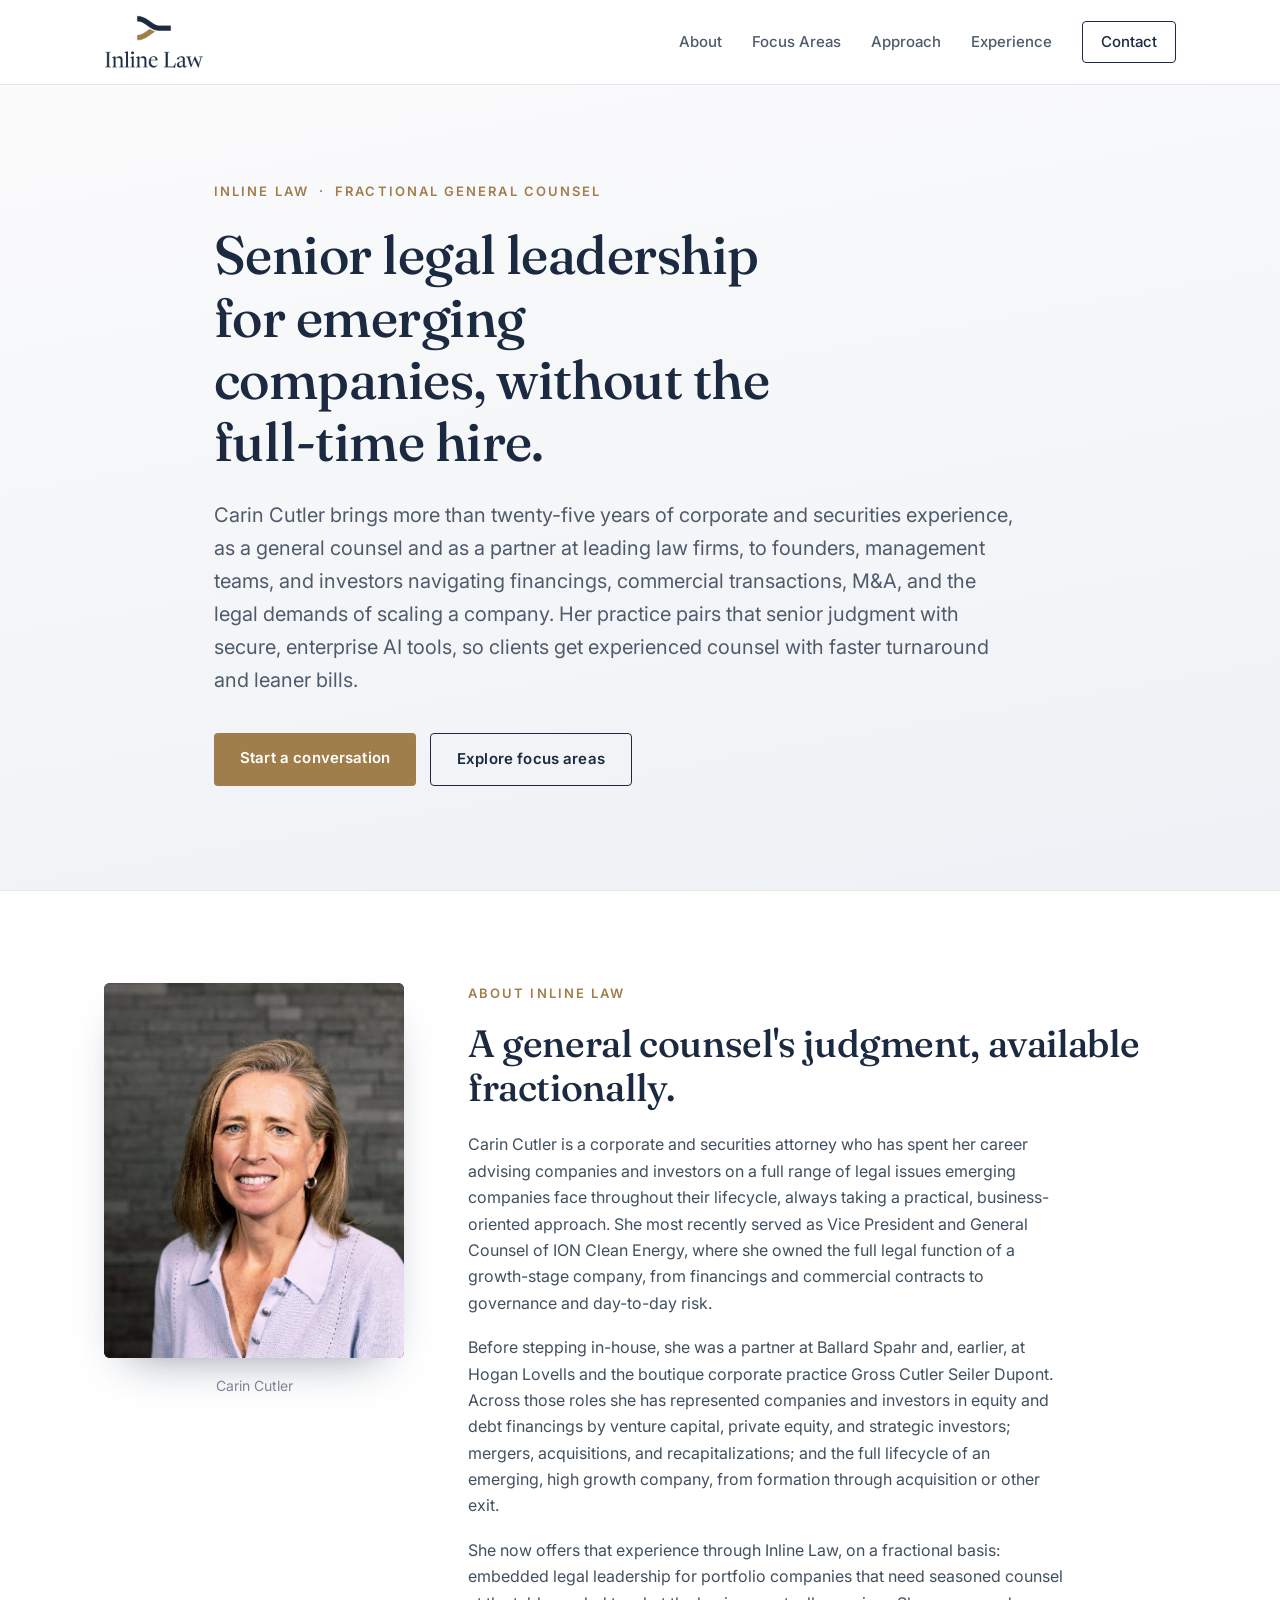
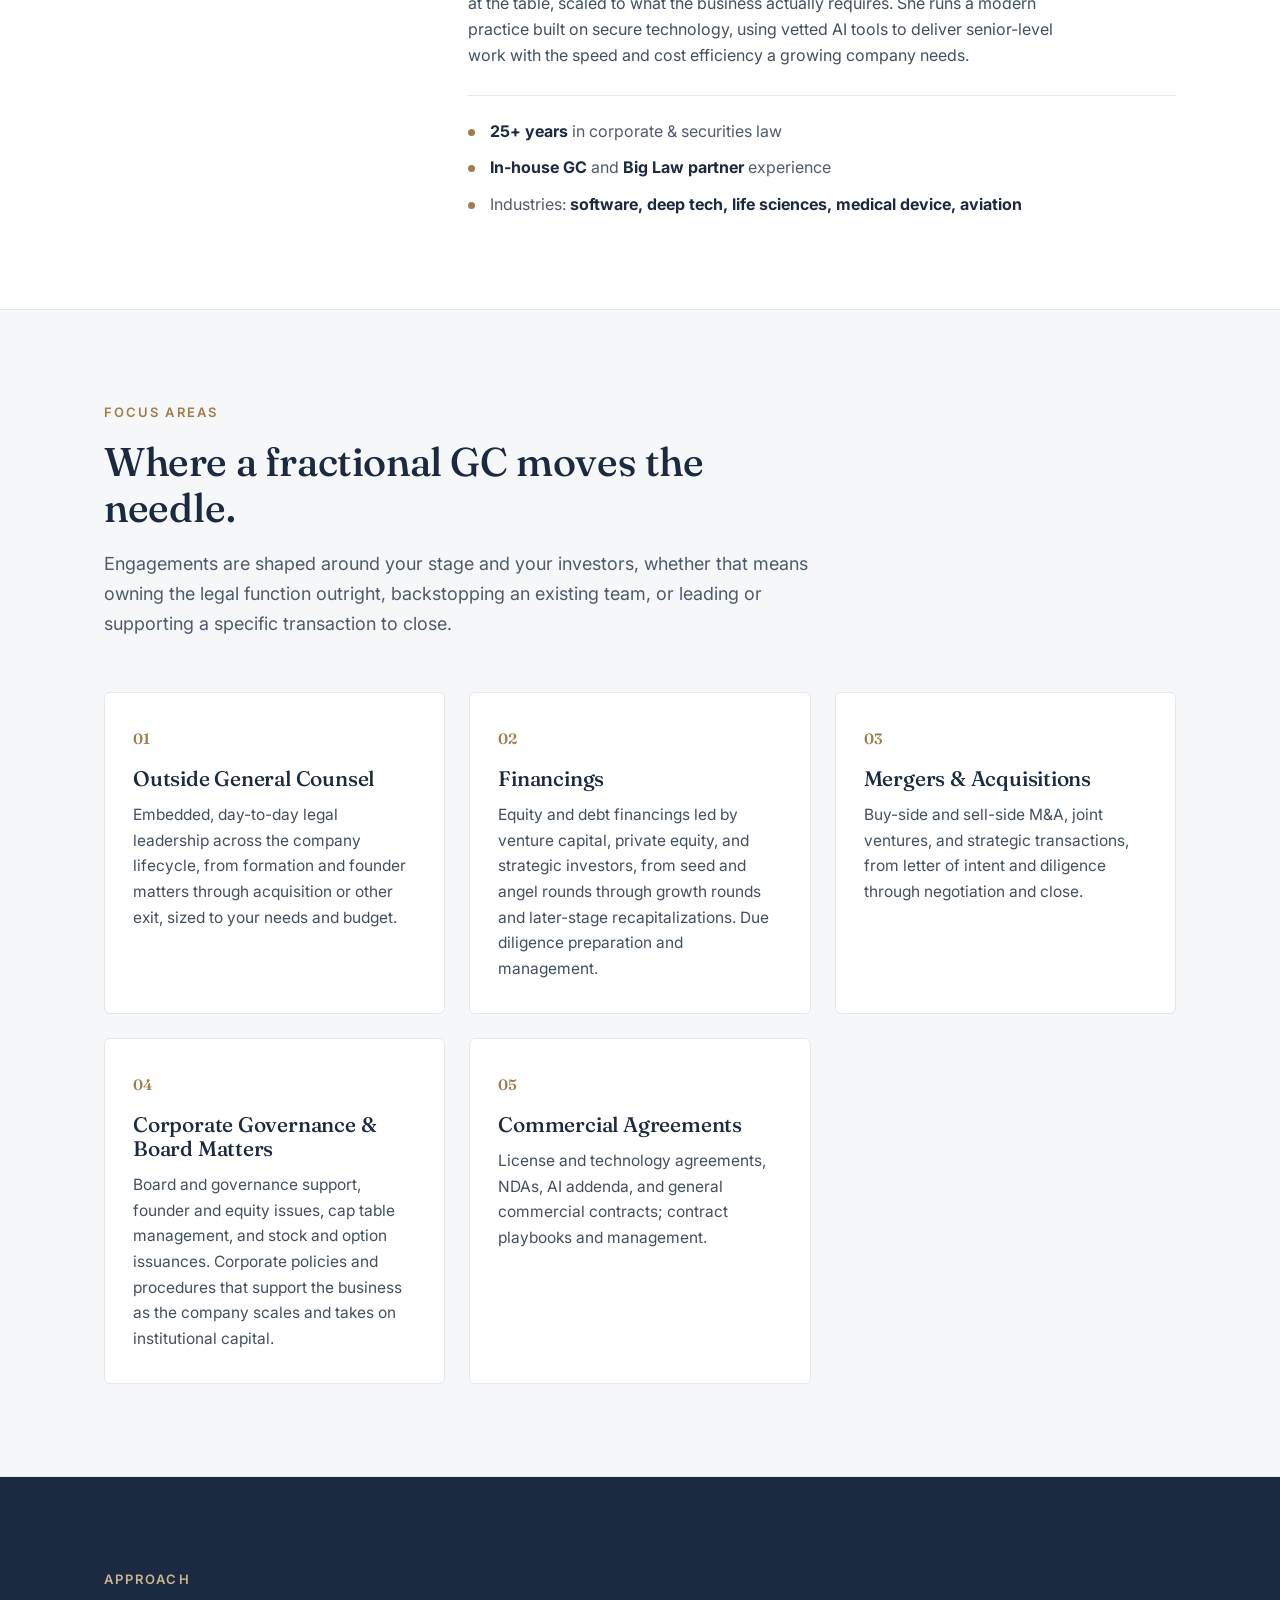
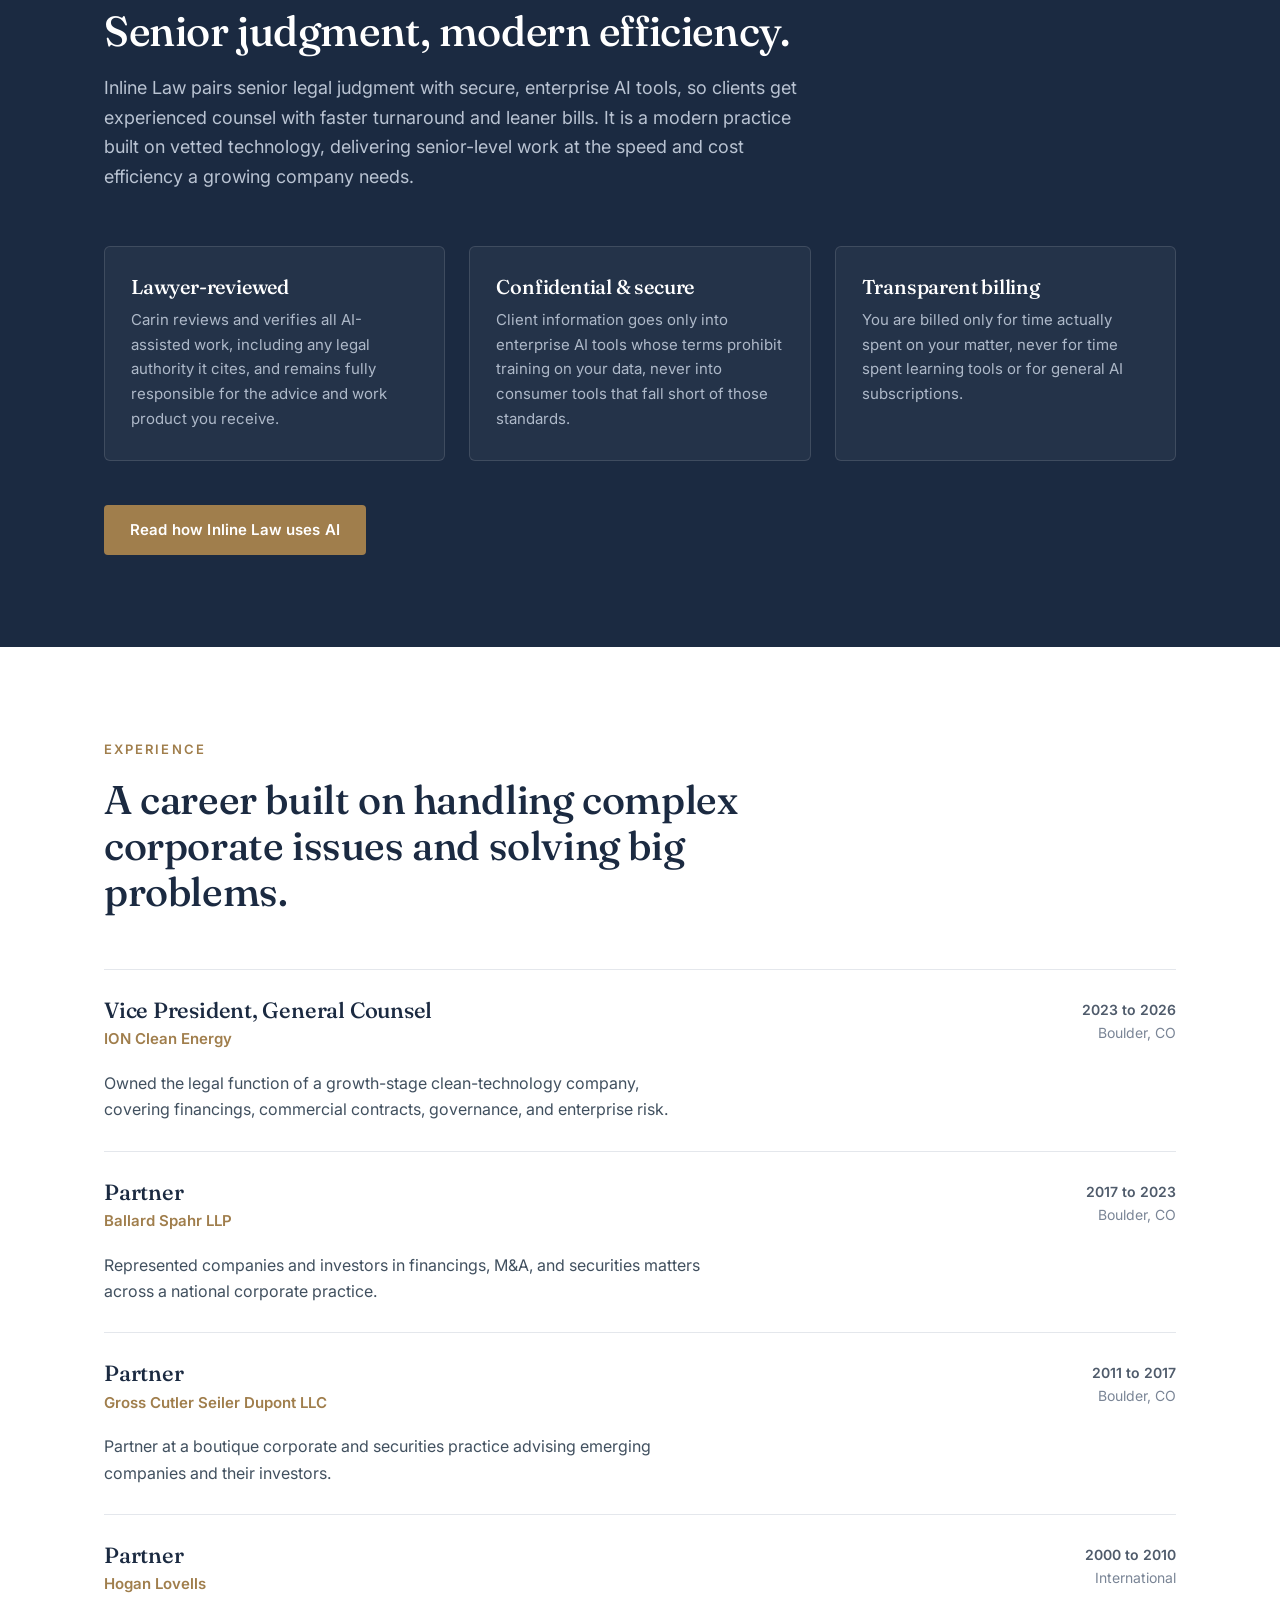
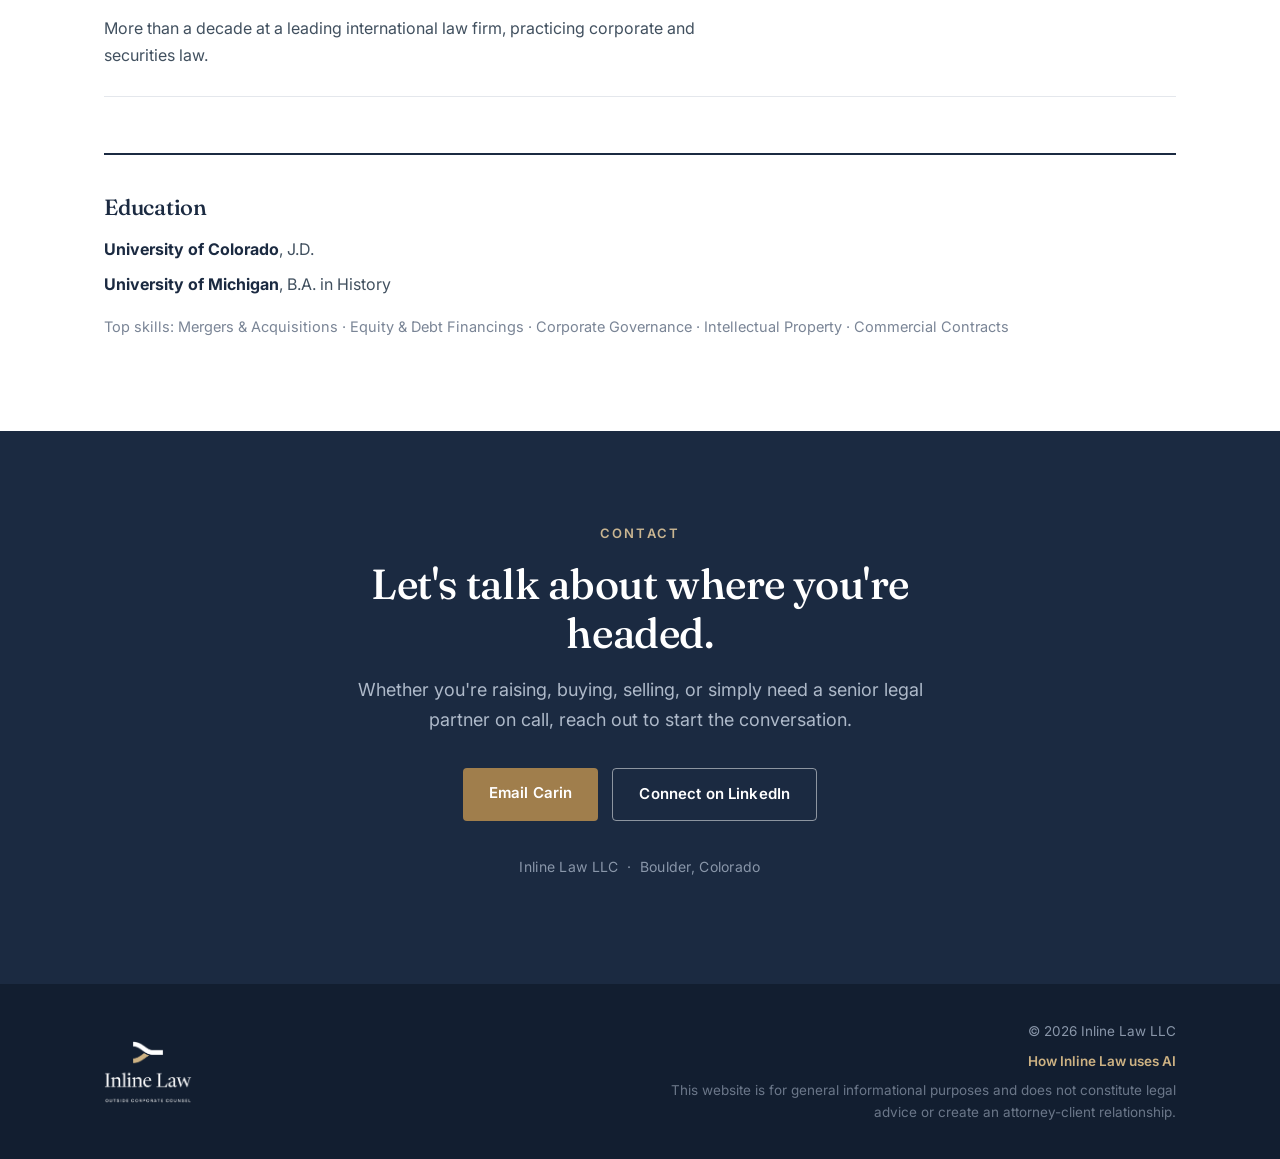
<file: index.html>
<!DOCTYPE html>
<html lang="en">
<head>
  <meta charset="UTF-8" />
  <meta name="viewport" content="width=device-width, initial-scale=1.0" />
  <title>Carin Cutler | Inline Law | Fractional General Counsel</title>
  <meta name="description" content="Carin Cutler of Inline Law provides fractional General Counsel services to emerging companies across corporate governance, commercial transactions, financings, and M&A matters, delivering practical, senior-level advice efficiently through secure, AI-assisted workflows." />
  <link rel="icon" type="image/png" href="assets/inline-law-symbol.png" />
  <link rel="preconnect" href="https://fonts.googleapis.com" />
  <link rel="preconnect" href="https://fonts.gstatic.com" crossorigin />
  <link href="https://fonts.googleapis.com/css2?family=Fraunces:opsz,wght@9..144,400;9..144,500;9..144,600&family=Inter:wght@400;500;600&display=swap" rel="stylesheet" />
  <link rel="stylesheet" href="styles.css" />
</head>
<body>
  <header class="site-header" id="top">
    <div class="wrap header-inner">
      <a class="brand" href="#top" aria-label="Inline Law home">
        <img class="brand-logo" src="assets/inline-law-logo.png" alt="Inline Law" width="1200" height="648" />
      </a>
      <nav class="nav" aria-label="Primary">
        <a href="#about">About</a>
        <a href="#focus">Focus Areas</a>
        <a href="#approach">Approach</a>
        <a href="#experience">Experience</a>
        <a href="#contact" class="nav-cta">Contact</a>
      </nav>
    </div>
  </header>

  <main>
    <!-- HERO -->
    <section class="hero">
      <div class="wrap hero-inner">
        <p class="eyebrow">Inline Law &nbsp;·&nbsp; Fractional General Counsel</p>
        <h1>Senior legal leadership for emerging companies, without the full-time hire.</h1>
        <p class="lede">
          Carin Cutler brings more than twenty-five years of corporate and securities experience, as a
          general counsel and as a partner at leading law firms, to founders, management teams, and investors
          navigating financings, commercial transactions, M&amp;A, and the legal demands of scaling a company.
          Her practice pairs that senior judgment with secure, enterprise AI tools, so clients get experienced
          counsel with faster turnaround and leaner bills.
        </p>
        <div class="hero-actions">
          <a class="btn btn-primary" href="#contact">Start a conversation</a>
          <a class="btn btn-ghost" href="#focus">Explore focus areas</a>
        </div>
      </div>
    </section>

    <!-- ABOUT -->
    <section class="section" id="about">
      <div class="wrap about-grid">
        <div class="about-portrait">
          <img class="portrait-frame" src="carin.jpg" alt="Carin Cutler" width="800" height="800" />
          <p class="portrait-note">Carin Cutler</p>
        </div>
        <div class="about-body">
          <p class="section-label">About Inline Law</p>
          <h2>A general counsel's judgment, available fractionally.</h2>
          <p>
            Carin Cutler is a corporate and securities attorney who has spent her career advising companies and
            investors on a full range of legal issues emerging companies face throughout their lifecycle, always
            taking a practical, business-oriented approach. She most recently served as Vice President and General
            Counsel of ION Clean Energy, where she owned the full legal function of a growth-stage company, from
            financings and commercial contracts to governance and day-to-day risk.
          </p>
          <p>
            Before stepping in-house, she was a partner at Ballard Spahr and, earlier, at Hogan Lovells and the
            boutique corporate practice Gross Cutler Seiler Dupont. Across those roles she has represented
            companies and investors in equity and debt financings by venture capital, private equity, and
            strategic investors; mergers, acquisitions, and recapitalizations; and the full lifecycle of an
            emerging, high growth company, from formation through acquisition or other exit.
          </p>
          <p>
            She now offers that experience through Inline Law, on a fractional basis: embedded legal leadership
            for portfolio companies that need seasoned counsel at the table, scaled to what the business actually
            requires. She runs a modern practice built on secure technology, using vetted AI tools to deliver
            senior-level work with the speed and cost efficiency a growing company needs.
          </p>
          <ul class="cred-list">
            <li><strong>25+ years</strong> in corporate &amp; securities law</li>
            <li><strong>In-house GC</strong> and <strong>Big Law partner</strong> experience</li>
            <li>Industries: <strong>software, deep tech, life sciences, medical device, aviation</strong></li>
          </ul>
        </div>
      </div>
    </section>

    <!-- FOCUS AREAS -->
    <section class="section section-alt" id="focus">
      <div class="wrap">
        <div class="section-head">
          <p class="section-label">Focus Areas</p>
          <h2>Where a fractional GC moves the needle.</h2>
          <p class="section-intro">
            Engagements are shaped around your stage and your investors, whether that means owning the legal
            function outright, backstopping an existing team, or leading or supporting a specific transaction to close.
          </p>
        </div>
        <div class="cards">
          <article class="card">
            <span class="card-num">01</span>
            <h3>Outside General Counsel</h3>
            <p>Embedded, day-to-day legal leadership across the company lifecycle, from formation and founder
               matters through acquisition or other exit, sized to your needs and budget.</p>
          </article>
          <article class="card">
            <span class="card-num">02</span>
            <h3>Financings</h3>
            <p>Equity and debt financings led by venture capital, private equity, and strategic investors, from
               seed and angel rounds through growth rounds and later-stage recapitalizations. Due diligence
               preparation and management.</p>
          </article>
          <article class="card">
            <span class="card-num">03</span>
            <h3>Mergers &amp; Acquisitions</h3>
            <p>Buy-side and sell-side M&amp;A, joint ventures, and strategic transactions, from letter of intent
               and diligence through negotiation and close.</p>
          </article>
          <article class="card">
            <span class="card-num">04</span>
            <h3>Corporate Governance &amp; Board Matters</h3>
            <p>Board and governance support, founder and equity issues, cap table management, and stock and
               option issuances. Corporate policies and procedures that support the business as the company
               scales and takes on institutional capital.</p>
          </article>
          <article class="card">
            <span class="card-num">05</span>
            <h3>Commercial Agreements</h3>
            <p>License and technology agreements, NDAs, AI addenda, and general commercial contracts; contract
               playbooks and management.</p>
          </article>
        </div>
      </div>
    </section>

    <!-- APPROACH -->
    <section class="section section-dark" id="approach">
      <div class="wrap">
        <div class="section-head">
          <p class="section-label light">Approach</p>
          <h2>Senior judgment, modern efficiency.</h2>
          <p class="section-intro light">
            Inline Law pairs senior legal judgment with secure, enterprise AI tools, so clients get experienced
            counsel with faster turnaround and leaner bills. It is a modern practice built on vetted technology,
            delivering senior-level work at the speed and cost efficiency a growing company needs.
          </p>
        </div>
        <div class="pillars">
          <div class="pillar">
            <h3>Lawyer-reviewed</h3>
            <p>Carin reviews and verifies all AI-assisted work, including any legal authority it cites, and
               remains fully responsible for the advice and work product you receive.</p>
          </div>
          <div class="pillar">
            <h3>Confidential &amp; secure</h3>
            <p>Client information goes only into enterprise AI tools whose terms prohibit training on your data,
               never into consumer tools that fall short of those standards.</p>
          </div>
          <div class="pillar">
            <h3>Transparent billing</h3>
            <p>You are billed only for time actually spent on your matter, never for time spent learning tools
               or for general AI subscriptions.</p>
          </div>
        </div>
        <a class="btn btn-primary approach-cta" href="how-we-use-ai.html">Read how Inline Law uses AI</a>
      </div>
    </section>

    <!-- EXPERIENCE -->
    <section class="section" id="experience">
      <div class="wrap">
        <div class="section-head">
          <p class="section-label">Experience</p>
          <h2>A career built on handling complex corporate issues and solving big problems.</h2>
        </div>
        <ol class="timeline">
          <li class="tl-item">
            <div class="tl-role">
              <h3>Vice President, General Counsel</h3>
              <span class="tl-org">ION Clean Energy</span>
            </div>
            <div class="tl-meta">
              <span class="tl-date">2023 to 2026</span>
              <span class="tl-loc">Boulder, CO</span>
            </div>
            <p class="tl-desc">Owned the legal function of a growth-stage clean-technology company, covering
               financings, commercial contracts, governance, and enterprise risk.</p>
          </li>
          <li class="tl-item">
            <div class="tl-role">
              <h3>Partner</h3>
              <span class="tl-org">Ballard Spahr LLP</span>
            </div>
            <div class="tl-meta">
              <span class="tl-date">2017 to 2023</span>
              <span class="tl-loc">Boulder, CO</span>
            </div>
            <p class="tl-desc">Represented companies and investors in financings, M&amp;A, and securities matters
               across a national corporate practice.</p>
          </li>
          <li class="tl-item">
            <div class="tl-role">
              <h3>Partner</h3>
              <span class="tl-org">Gross Cutler Seiler Dupont LLC</span>
            </div>
            <div class="tl-meta">
              <span class="tl-date">2011 to 2017</span>
              <span class="tl-loc">Boulder, CO</span>
            </div>
            <p class="tl-desc">Partner at a boutique corporate and securities practice advising emerging companies
               and their investors.</p>
          </li>
          <li class="tl-item">
            <div class="tl-role">
              <h3>Partner</h3>
              <span class="tl-org">Hogan Lovells</span>
            </div>
            <div class="tl-meta">
              <span class="tl-date">2000 to 2010</span>
              <span class="tl-loc">International</span>
            </div>
            <p class="tl-desc">More than a decade at a leading international law firm, practicing corporate and
               securities law.</p>
          </li>
        </ol>

        <div class="edu">
          <h3 class="edu-title">Education</h3>
          <ul class="edu-list">
            <li><strong>University of Colorado</strong>, J.D.</li>
            <li><strong>University of Michigan</strong>, B.A. in History</li>
          </ul>
          <p class="edu-note">Top skills: Mergers &amp; Acquisitions · Equity &amp; Debt Financings · Corporate Governance · Intellectual Property · Commercial Contracts</p>
        </div>
      </div>
    </section>

    <!-- CONTACT -->
    <section class="section section-dark" id="contact">
      <div class="wrap contact-inner">
        <p class="section-label light">Contact</p>
        <h2>Let's talk about where you're headed.</h2>
        <p class="contact-lede">
          Whether you're raising, buying, selling, or simply need a senior legal partner on call, reach out to
          start the conversation.
        </p>
        <div class="contact-actions">
          <a class="btn btn-primary" href="mailto:carin@inlinelaw.com">Email Carin</a>
          <a class="btn btn-ghost light" href="https://www.linkedin.com/in/carin-cutler-2821a03/" target="_blank" rel="noopener">Connect on LinkedIn</a>
        </div>
        <p class="contact-fineprint">Inline Law LLC &nbsp;·&nbsp; Boulder, Colorado</p>
      </div>
    </section>
  </main>

  <footer class="site-footer">
    <div class="wrap footer-inner">
      <img class="footer-logo" src="assets/inline-law-logo-footer.png" alt="Inline Law" width="1500" height="1062" />
      <div class="footer-meta">
        <span>© <span id="year"></span> Inline Law LLC</span>
        <a class="footer-link" href="how-we-use-ai.html">How Inline Law uses AI</a>
        <span class="footer-disclaimer">This website is for general informational purposes and does not constitute legal advice or create an attorney-client relationship.</span>
      </div>
    </div>
  </footer>

  <script>
    document.getElementById('year').textContent = new Date().getFullYear();
  </script>
</body>
</html>
</file>
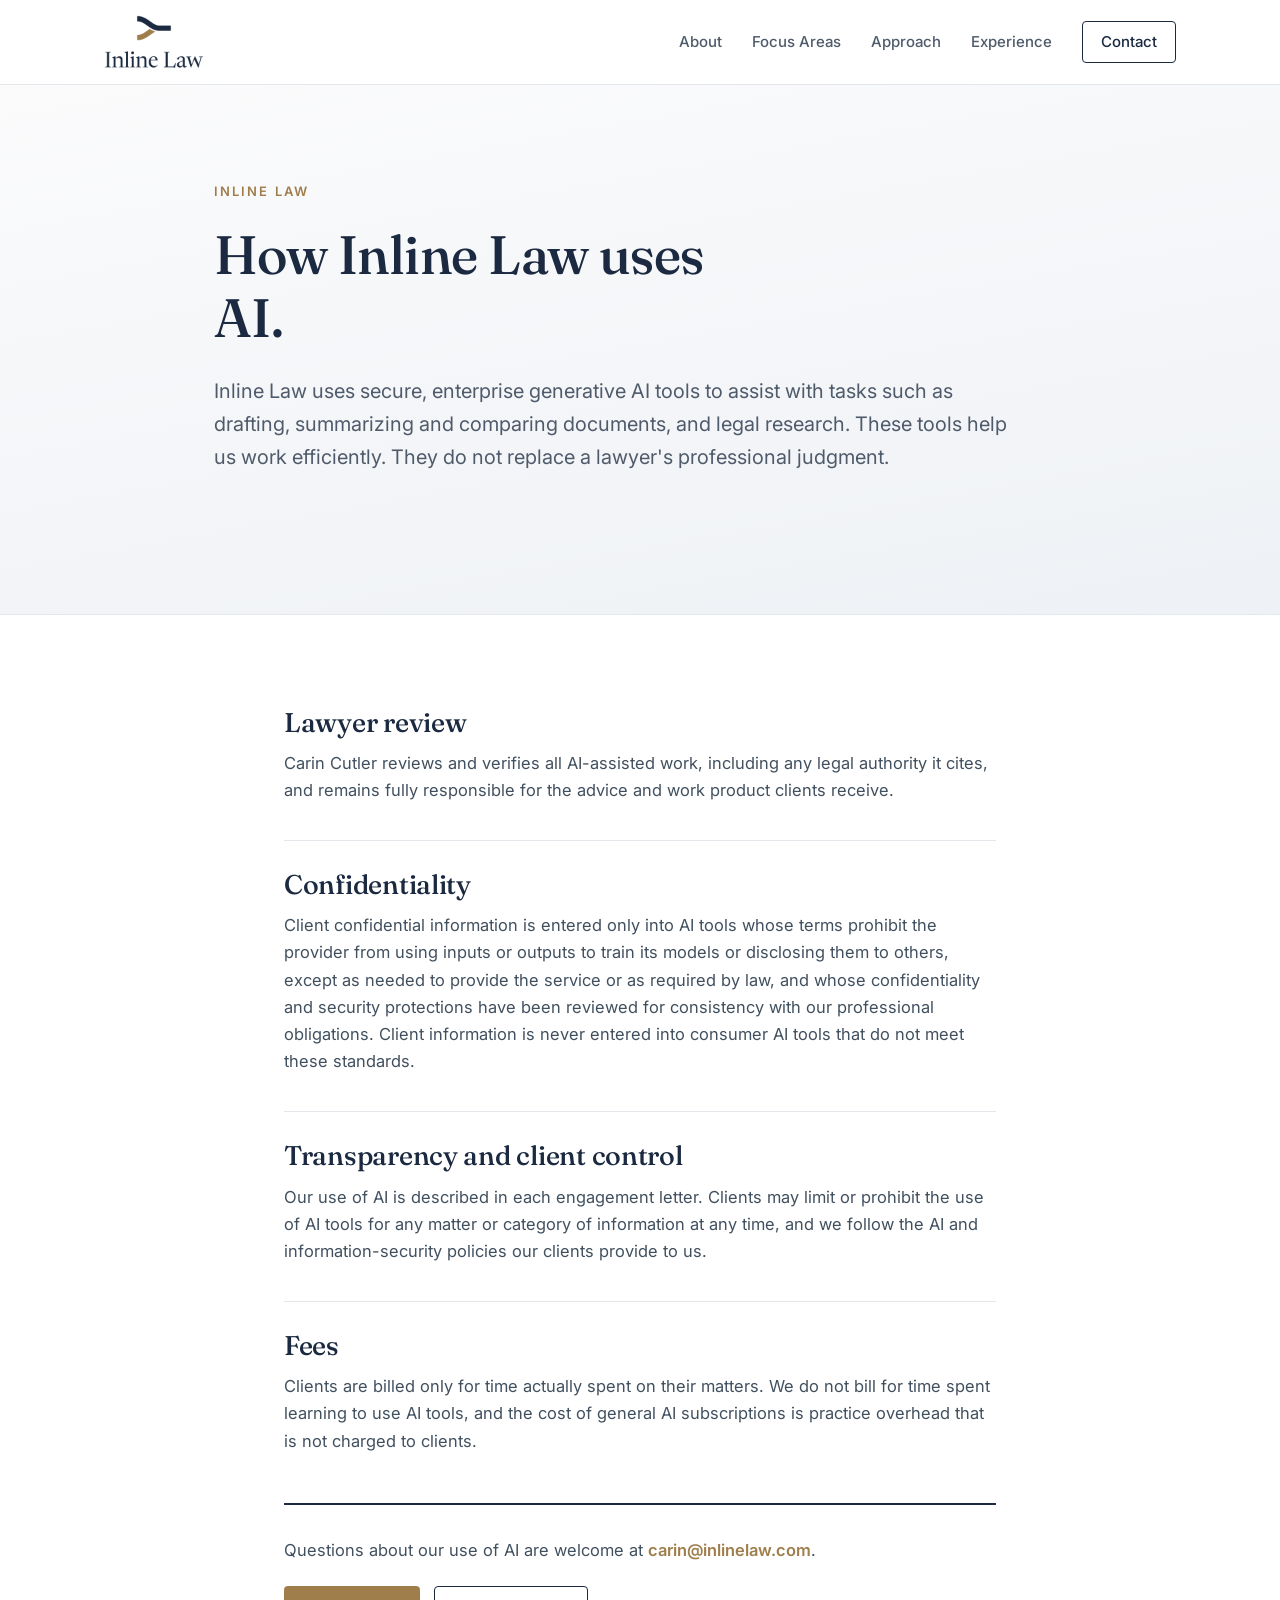
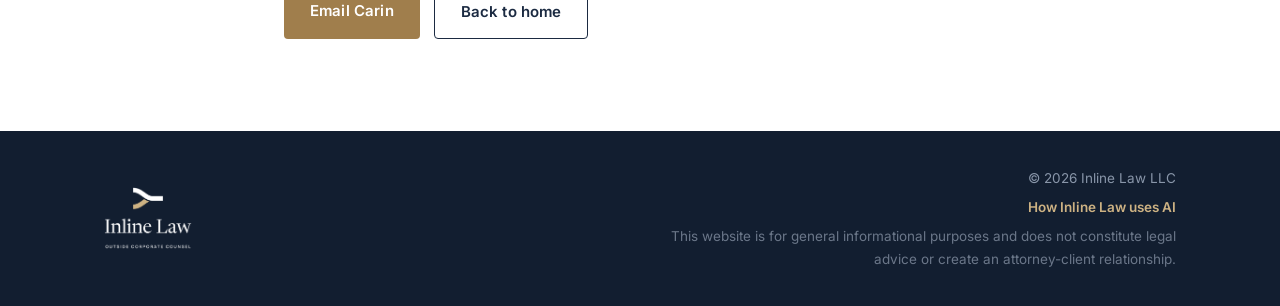
<file: how-we-use-ai.html>
<!DOCTYPE html>
<html lang="en">
<head>
  <meta charset="UTF-8" />
  <meta name="viewport" content="width=device-width, initial-scale=1.0" />
  <title>How Inline Law Uses AI | Inline Law</title>
  <meta name="description" content="How Inline Law uses secure, enterprise AI tools responsibly: lawyer review, client confidentiality, transparency and client control, and fair billing." />
  <link rel="icon" type="image/png" href="assets/inline-law-symbol.png" />
  <link rel="preconnect" href="https://fonts.googleapis.com" />
  <link rel="preconnect" href="https://fonts.gstatic.com" crossorigin />
  <link href="https://fonts.googleapis.com/css2?family=Fraunces:opsz,wght@9..144,400;9..144,500;9..144,600&family=Inter:wght@400;500;600&display=swap" rel="stylesheet" />
  <link rel="stylesheet" href="styles.css" />
</head>
<body>
  <header class="site-header" id="top">
    <div class="wrap header-inner">
      <a class="brand" href="index.html" aria-label="Inline Law home">
        <img class="brand-logo" src="assets/inline-law-logo.png" alt="Inline Law" width="1200" height="648" />
      </a>
      <nav class="nav" aria-label="Primary">
        <a href="index.html#about">About</a>
        <a href="index.html#focus">Focus Areas</a>
        <a href="index.html#approach">Approach</a>
        <a href="index.html#experience">Experience</a>
        <a href="index.html#contact" class="nav-cta">Contact</a>
      </nav>
    </div>
  </header>

  <main>
    <section class="hero">
      <div class="wrap hero-inner">
        <p class="eyebrow">Inline Law</p>
        <h1>How Inline Law uses AI.</h1>
        <p class="lede">
          Inline Law uses secure, enterprise generative AI tools to assist with tasks such as drafting,
          summarizing and comparing documents, and legal research. These tools help us work efficiently. They
          do not replace a lawyer's professional judgment.
        </p>
      </div>
    </section>

    <section class="section">
      <div class="wrap narrow">
        <div class="ai-blocks">
          <article class="ai-block">
            <h2>Lawyer review</h2>
            <p>
              Carin Cutler reviews and verifies all AI-assisted work, including any legal authority it cites,
              and remains fully responsible for the advice and work product clients receive.
            </p>
          </article>
          <article class="ai-block">
            <h2>Confidentiality</h2>
            <p>
              Client confidential information is entered only into AI tools whose terms prohibit the provider
              from using inputs or outputs to train its models or disclosing them to others, except as needed to
              provide the service or as required by law, and whose confidentiality and security protections have
              been reviewed for consistency with our professional obligations. Client information is never
              entered into consumer AI tools that do not meet these standards.
            </p>
          </article>
          <article class="ai-block">
            <h2>Transparency and client control</h2>
            <p>
              Our use of AI is described in each engagement letter. Clients may limit or prohibit the use of AI
              tools for any matter or category of information at any time, and we follow the AI and
              information-security policies our clients provide to us.
            </p>
          </article>
          <article class="ai-block">
            <h2>Fees</h2>
            <p>
              Clients are billed only for time actually spent on their matters. We do not bill for time spent
              learning to use AI tools, and the cost of general AI subscriptions is practice overhead that is
              not charged to clients.
            </p>
          </article>
        </div>

        <div class="ai-closing">
          <p>Questions about our use of AI are welcome at
            <a href="mailto:carin@inlinelaw.com">carin@inlinelaw.com</a>.</p>
          <div class="ai-closing-actions">
            <a class="btn btn-primary" href="mailto:carin@inlinelaw.com">Email Carin</a>
            <a class="btn btn-ghost" href="index.html">Back to home</a>
          </div>
        </div>
      </div>
    </section>
  </main>

  <footer class="site-footer">
    <div class="wrap footer-inner">
      <img class="footer-logo" src="assets/inline-law-logo-footer.png" alt="Inline Law" width="1500" height="1062" />
      <div class="footer-meta">
        <span>© <span id="year"></span> Inline Law LLC</span>
        <a class="footer-link" href="how-we-use-ai.html">How Inline Law uses AI</a>
        <span class="footer-disclaimer">This website is for general informational purposes and does not constitute legal advice or create an attorney-client relationship.</span>
      </div>
    </div>
  </footer>

  <script>
    document.getElementById('year').textContent = new Date().getFullYear();
  </script>
</body>
</html>
</file>
<file: styles.css>
/* ------------------------------------------------------------------
   Inline Law — Carin Cutler, Fractional General Counsel
   Brand palette: Inline Navy / Brass / Slate (see Logo & Brand Guide).
------------------------------------------------------------------- */

:root {
  --navy: #1b2a41;        /* Inline Navy */
  --navy-deep: #121e30;   /* darker navy for footer */
  --slate: #4f5b6b;       /* Inline Slate */
  --slate-light: #7a8596;
  --accent: #a07e4c;      /* Inline Brass */
  --accent-light: #cdb283;/* Light Brass */
  --ink: #1b2a41;
  --body: #41505f;
  --line: #e4e7ec;
  --bg: #ffffff;
  --bg-alt: #f6f7f9;
  --bg-dark: #1b2a41;
  --max: 1120px;
  --serif: "Fraunces", Georgia, "Times New Roman", serif;
  --sans: "Inter", -apple-system, BlinkMacSystemFont, "Segoe UI", Roboto, Helvetica, Arial, sans-serif;
}

* { box-sizing: border-box; }

html { scroll-behavior: smooth; }

body {
  margin: 0;
  font-family: var(--sans);
  color: var(--body);
  background: var(--bg);
  line-height: 1.65;
  -webkit-font-smoothing: antialiased;
  text-rendering: optimizeLegibility;
}

.wrap {
  width: 100%;
  max-width: var(--max);
  margin: 0 auto;
  padding: 0 24px;
}

h1, h2, h3 {
  font-family: var(--serif);
  color: var(--ink);
  font-weight: 500;
  letter-spacing: -0.01em;
  line-height: 1.15;
  margin: 0;
}

a { color: var(--navy); text-decoration: none; }

/* ---------- Header ---------- */
.site-header {
  position: sticky;
  top: 0;
  z-index: 50;
  background: rgba(255, 255, 255, 0.9);
  backdrop-filter: saturate(180%) blur(10px);
  border-bottom: 1px solid var(--line);
}
.header-inner {
  display: flex;
  align-items: center;
  justify-content: space-between;
  height: 84px;
}
.brand { display: inline-flex; align-items: center; }
.brand-logo {
  display: block;
  height: 54px;
  width: auto;
}
.nav { display: flex; align-items: center; gap: 30px; }
.nav a {
  font-size: 15px;
  color: var(--slate);
  font-weight: 500;
  transition: color 0.15s ease;
}
.nav a:hover { color: var(--navy); }
.nav-cta {
  padding: 8px 18px;
  border: 1px solid var(--navy);
  border-radius: 4px;
  color: var(--navy) !important;
}
.nav-cta:hover { background: var(--navy); color: #fff !important; }

/* ---------- Buttons ---------- */
.btn {
  display: inline-block;
  padding: 13px 26px;
  border-radius: 4px;
  font-weight: 600;
  font-size: 15px;
  letter-spacing: 0.01em;
  transition: transform 0.12s ease, background 0.15s ease, color 0.15s ease;
}
.btn:hover { transform: translateY(-1px); }
.btn-primary { background: var(--accent); color: #fff; }
.btn-primary:hover { background: #856a43; }
.btn-ghost { border: 1px solid var(--navy); color: var(--navy); }
.btn-ghost:hover { background: var(--navy); color: #fff; }
.btn-ghost.light { border-color: rgba(255,255,255,0.5); color: #fff; }
.btn-ghost.light:hover { background: #fff; color: var(--navy); }

/* ---------- Hero ---------- */
.hero {
  background: linear-gradient(170deg, #fbfbfc 0%, #eef1f5 100%);
  border-bottom: 1px solid var(--line);
}
.hero-inner {
  padding: 96px 24px 104px;
  max-width: 900px;
}
.eyebrow {
  text-transform: uppercase;
  letter-spacing: 0.16em;
  font-size: 13px;
  font-weight: 600;
  color: var(--accent);
  margin: 0 0 22px;
}
.hero h1 {
  font-size: clamp(34px, 5vw, 54px);
  max-width: 16ch;
  margin-bottom: 26px;
}
.lede {
  font-size: clamp(17px, 2vw, 20px);
  color: var(--slate);
  max-width: 62ch;
  margin: 0 0 36px;
}
.hero-actions { display: flex; flex-wrap: wrap; gap: 14px; }

/* ---------- Sections ---------- */
.section { padding: 92px 0; }
.section-alt { background: var(--bg-alt); border-top: 1px solid var(--line); border-bottom: 1px solid var(--line); }
.section-label {
  text-transform: uppercase;
  letter-spacing: 0.16em;
  font-size: 13px;
  font-weight: 600;
  color: var(--accent);
  margin: 0 0 16px;
}
.section-label.light { color: #c9b591; }
.section-head { max-width: 720px; margin-bottom: 54px; }
.section-head h2 { font-size: clamp(28px, 3.6vw, 40px); margin-bottom: 18px; }
.section-intro { font-size: 18px; color: var(--slate); margin: 0; }
.section-intro.light { color: #b9c3d2; }

/* ---------- About ---------- */
.about-grid {
  display: grid;
  grid-template-columns: 300px 1fr;
  gap: 64px;
  align-items: start;
}
.portrait-frame {
  aspect-ratio: 4 / 5;
  background: linear-gradient(160deg, var(--navy) 0%, var(--navy-deep) 100%);
  border-radius: 6px;
  display: grid;
  place-items: center;
  box-shadow: 0 20px 45px -25px rgba(20, 36, 63, 0.55);
}
img.portrait-frame {
  display: block;
  width: 100%;
  height: auto;
  object-fit: cover;
  object-position: center top;
}
.portrait-mono {
  font-family: var(--serif);
  font-size: 72px;
  color: rgba(255,255,255,0.92);
  letter-spacing: 0.04em;
}
.portrait-note {
  margin: 16px 0 0;
  font-size: 14px;
  color: var(--slate-light);
  text-align: center;
}
.about-body h2 { font-size: clamp(26px, 3.4vw, 38px); margin-bottom: 22px; }
.about-body p { margin: 0 0 18px; max-width: 60ch; }
.cred-list {
  list-style: none;
  padding: 22px 0 0;
  margin: 26px 0 0;
  border-top: 1px solid var(--line);
  display: grid;
  gap: 10px;
}
.cred-list li { position: relative; padding-left: 22px; color: var(--slate); }
.cred-list li::before {
  content: "";
  position: absolute; left: 0; top: 11px;
  width: 7px; height: 7px;
  background: var(--accent);
  border-radius: 50%;
}
.cred-list strong { color: var(--ink); }

/* ---------- Cards ---------- */
.cards {
  display: grid;
  grid-template-columns: repeat(3, 1fr);
  gap: 24px;
}
.card {
  background: #fff;
  border: 1px solid var(--line);
  border-radius: 6px;
  padding: 32px 28px;
  transition: transform 0.15s ease, box-shadow 0.2s ease, border-color 0.2s ease;
}
.card:hover {
  transform: translateY(-3px);
  box-shadow: 0 18px 40px -28px rgba(20, 36, 63, 0.5);
  border-color: #d3d8e0;
}
.card-num {
  font-family: var(--serif);
  font-size: 15px;
  color: var(--accent);
  font-weight: 600;
}
.card h3 { font-size: 21px; margin: 14px 0 12px; }
.card p { margin: 0; font-size: 15.5px; color: var(--body); }

/* ---------- Approach (dark band) ---------- */
.pillars {
  display: grid;
  grid-template-columns: repeat(3, 1fr);
  gap: 24px;
  margin-bottom: 40px;
}
.pillar {
  background: rgba(255, 255, 255, 0.045);
  border: 1px solid rgba(255, 255, 255, 0.12);
  border-radius: 6px;
  padding: 28px 26px;
}
.pillar h3 { color: #fff; font-size: 20px; margin-bottom: 10px; }
.pillar p { margin: 0; font-size: 15px; color: #aeb9c9; }
.approach-cta { margin-top: 4px; }

/* ---------- AI statement page ---------- */
.wrap.narrow { max-width: 760px; }
.ai-blocks { display: grid; gap: 36px; }
.ai-block { padding-top: 28px; border-top: 1px solid var(--line); }
.ai-block:first-child { padding-top: 0; border-top: none; }
.ai-block h2 { font-size: clamp(22px, 2.6vw, 27px); margin-bottom: 12px; }
.ai-block p { margin: 0; font-size: 16.5px; color: var(--body); }
.ai-closing {
  margin-top: 48px;
  padding-top: 32px;
  border-top: 2px solid var(--navy);
}
.ai-closing p { font-size: 16.5px; color: var(--body); margin: 0 0 22px; }
.ai-closing p a { color: var(--accent); font-weight: 600; }
.ai-closing-actions { display: flex; flex-wrap: wrap; gap: 14px; }

/* ---------- Timeline ---------- */
.timeline { list-style: none; margin: 0; padding: 0; }
.tl-item {
  display: grid;
  grid-template-columns: 1fr 220px;
  gap: 12px 40px;
  padding: 28px 0;
  border-top: 1px solid var(--line);
}
.tl-item:last-child { border-bottom: 1px solid var(--line); }
.tl-role h3 { font-size: 22px; }
.tl-org { display: block; margin-top: 4px; color: var(--accent); font-weight: 600; font-size: 15px; }
.tl-meta { text-align: right; color: var(--slate-light); font-size: 14px; }
.tl-meta .tl-date { display: block; font-weight: 600; color: var(--slate); }
.tl-desc { grid-column: 1 / 2; margin: 6px 0 0; max-width: 60ch; }

.edu { margin-top: 56px; padding-top: 40px; border-top: 2px solid var(--navy); }
.edu-title { font-size: 22px; margin-bottom: 16px; }
.edu-list { list-style: none; padding: 0; margin: 0 0 18px; display: grid; gap: 8px; }
.edu-list strong { color: var(--ink); }
.edu-note { color: var(--slate-light); font-size: 14.5px; margin: 0; }

/* ---------- Contact (dark) ---------- */
.section-dark { background: var(--bg-dark); color: #cdd5e0; }
.contact-inner { max-width: 720px; text-align: center; margin: 0 auto; }
.section-dark h2 { color: #fff; font-size: clamp(28px, 3.8vw, 42px); margin-bottom: 18px; }
.contact-lede { font-size: 18px; color: #aeb9c9; margin: 0 auto 34px; max-width: 54ch; }
.contact-actions { display: flex; flex-wrap: wrap; gap: 14px; justify-content: center; }
.contact-fineprint { margin-top: 34px; font-size: 14px; color: #8996a9; letter-spacing: 0.02em; }

/* ---------- Footer ---------- */
.site-footer {
  background: var(--navy-deep);
  color: #8996a9;
  padding: 36px 0;
  font-size: 13.5px;
}
.footer-inner {
  display: flex;
  flex-wrap: wrap;
  gap: 20px 40px;
  align-items: center;
  justify-content: space-between;
}
.footer-logo { display: block; height: 62px; width: auto; flex: 0 0 auto; }
.footer-meta {
  display: flex;
  flex-direction: column;
  gap: 7px;
  align-items: flex-end;
  text-align: right;
}
.footer-link { color: var(--accent-light); font-weight: 600; }
.footer-link:hover { text-decoration: underline; }
.footer-disclaimer { max-width: 60ch; color: #6b7789; }

/* ---------- Responsive ---------- */
@media (max-width: 860px) {
  .nav { gap: 18px; }
  .nav a:not(.nav-cta) { display: none; }
  .about-grid { grid-template-columns: 1fr; gap: 36px; }
  .portrait-frame { max-width: 260px; }
  .portrait-note { text-align: left; }
  .cards { grid-template-columns: 1fr; }
  .pillars { grid-template-columns: 1fr; }
  .footer-inner { justify-content: flex-start; }
  .footer-meta { align-items: flex-start; text-align: left; }
  .tl-item { grid-template-columns: 1fr; }
  .tl-meta { text-align: left; }
  .tl-desc { grid-column: 1; }
}
@media (max-width: 520px) {
  .hero-inner { padding: 64px 24px 72px; }
  .section { padding: 64px 0; }
}
</file>
